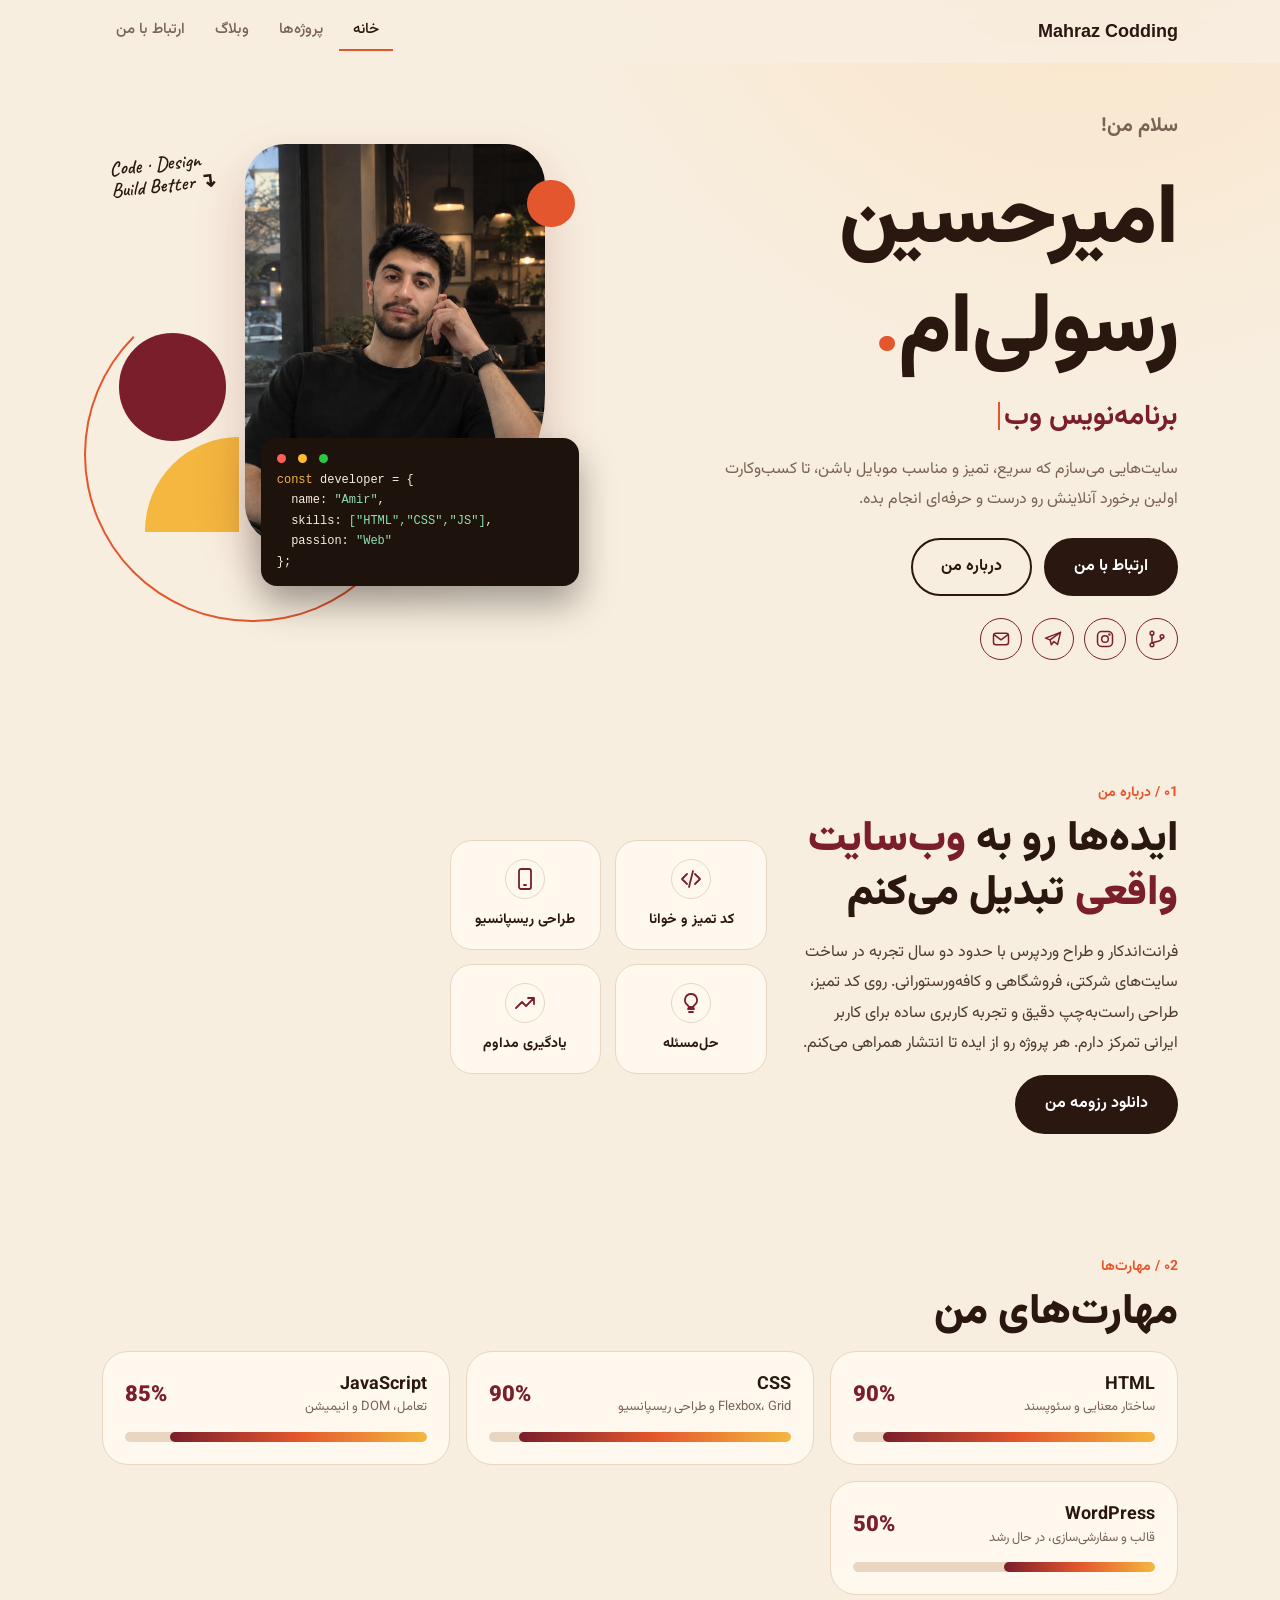
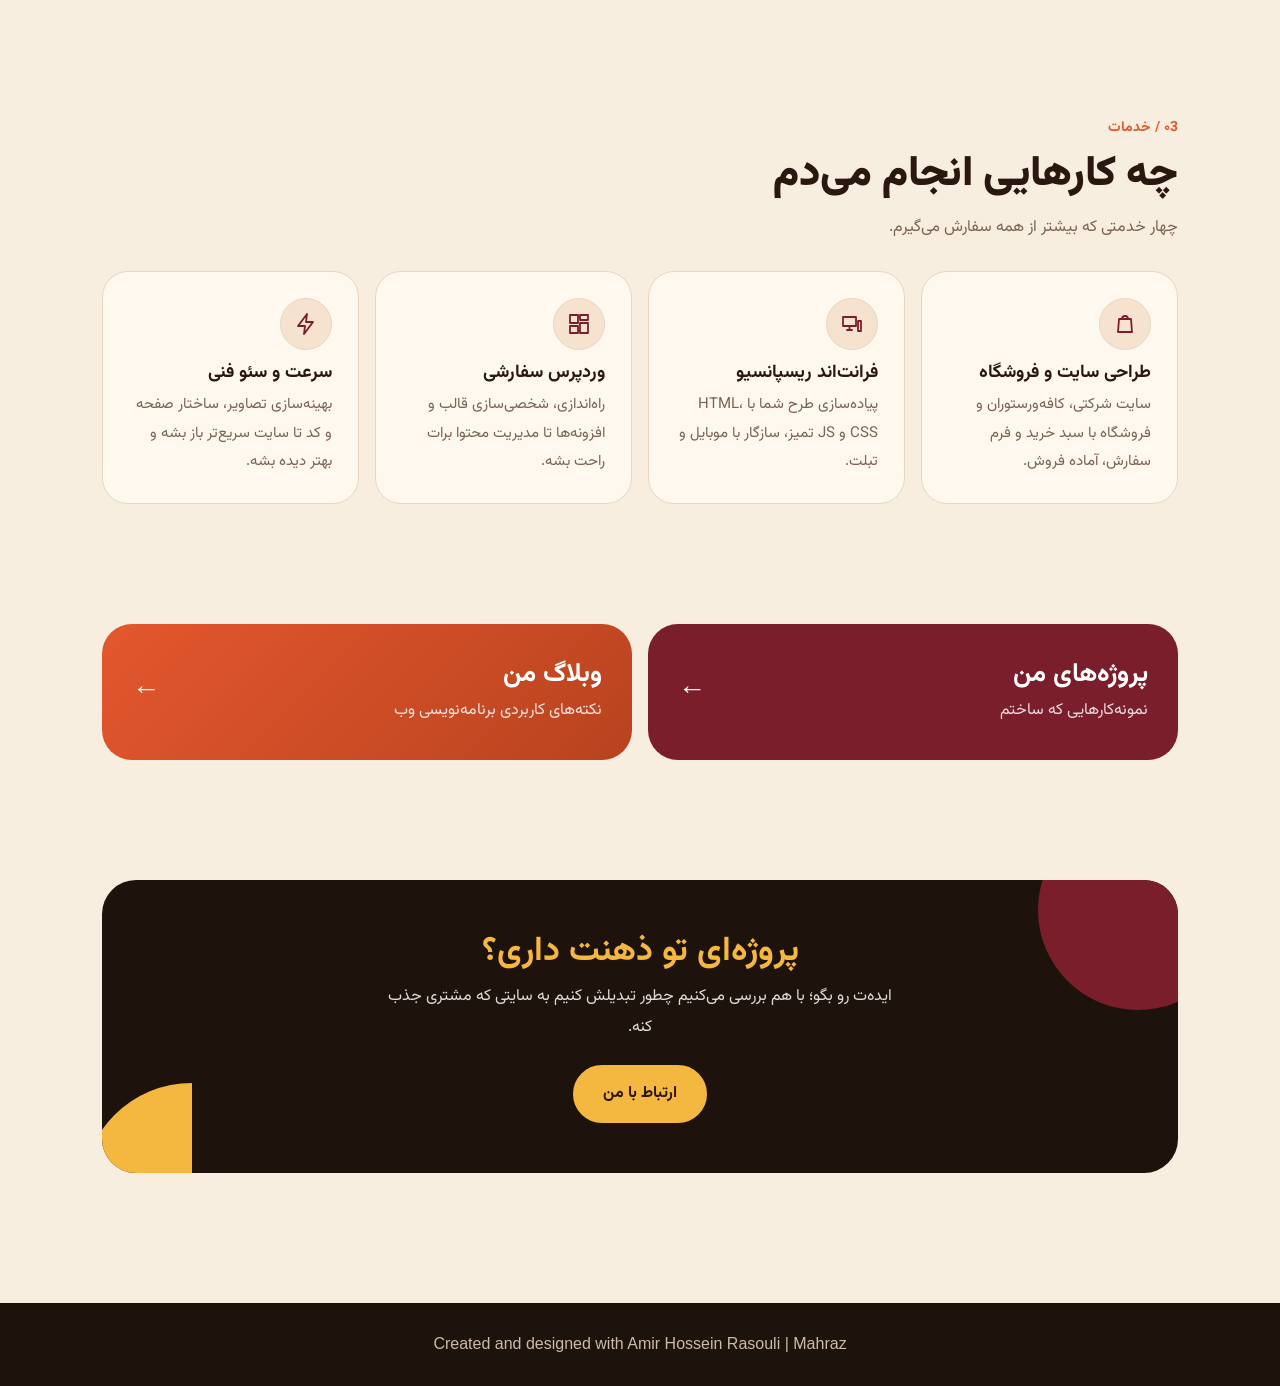
<file: index.html>
<!doctype html>
<html lang="fa" dir="rtl">
  <head>
    <meta charset="utf-8" />
    <meta
      name="viewport"
      content="width=device-width, initial-scale=1, viewport-fit=cover"/>
    <title>Mahraz | امیرحسین رسولی، برنامه‌نویس وب و طراح سایت</title>
    <meta
      name="description"
      content="امیرحسین رسولی، برنامه‌نویس فرانت‌اند و طراح سایت. طراحی سایت شرکتی و فروشگاهی، پیاده‌سازی ریسپانسیو و سفارشی‌سازی وردپرس."/>
    <meta name="robots" content="index,follow" />
    <link rel="canonical" href="http://mahrazcodding.ir/" />
    <meta name="theme-color" content="#F8EEDF" />
    <meta property="og:type" content="website" />
    <meta property="og:site_name" content="Mahraz Coding" />
    <meta
      property="og:title"
      content="Mahraz Coding | امیرحسین رسولی، برنامه‌نویس وب و طراح سایت"
    />
    <meta
      property="og:description"
      content="امیرحسین رسولی، برنامه‌نویس فرانت‌اند و طراح سایت. طراحی سایت شرکتی و فروشگاهی، پیاده‌سازی ریسپانسیو و سفارشی‌سازی وردپرس."
    />
    <meta property="og:url" content="https://mahrazcodding.ir/" />
    <meta property="og:locale" content="fa_IR" />
    <meta
      property="og:image"
      content="https://mahrazcodding.ir"
    />
    <meta name="twitter:card" content="summary_large_image" />
    <link rel="icon" href="assets/img/amirsimage_11zon.webp" type="image/svg+xml" />
    <link rel="preconnect" href="https://fonts.googleapis.com" />
    <link rel="preconnect" href="https://fonts.gstatic.com" crossorigin />
    <link
      href="https://fonts.googleapis.com/css2?family=Vazirmatn:wght@400;500;700;900&family=Playfair+Display:wght@700;900&family=Caveat:wght@600&display=swap"
      rel="stylesheet"
    />
    <link rel="stylesheet" href="css/style.css" />
    <script type="application/ld+json">
      {
        "@context": "https://schema.org",
        "@graph": [
          {
            "@type": "WebSite",
            "name": "Mahraz Coding",
            "url": "https:///",
            "inLanguage": "fa"
          },
          {
            "@type": "Person",
            "name": "امیرحسین رسولی",
            "alternateName": "Amir Hossein Rasouli",
            "jobTitle": "برنامه‌نویس وب و طراح سایت",
            "url": "https://mahrazcodding.ir/",
            "brand": { "@type": "Brand", "name": "Mahraz" }
          }
        ]
      }
    </script>
    <script src="js/main.js" defer></script>
  </head>
  <body>
    <a class="skip" href="#main">پرش به محتوا</a>
    <div id="bar" aria-hidden="true"></div>
    <header>
      <div class="bar-in">
        <a class="brand" href="index.html" aria-label="Mahraz Coding، صفحه اصلی"
          >Mahraz Codding</a
        >
        <button
          class="burger"
          id="bg"
          type="button"
          aria-label="منو"
          aria-expanded="false"
          aria-controls="nv"
        >
          <span></span><span></span><span></span>
        </button>
        <nav id="nv" aria-label="منوی اصلی">
          <a href="index.html" class="on" aria-current="page">خانه</a
          ><a href="projects.html">پروژه‌ها</a><a href="blog.html">وبلاگ</a
          ><a href="contact.html">ارتباط با من</a>
        </nav>
      </div>
    </header>
    <main id="main">
      <section class="hero" aria-label="معرفی">
        <div>
          <p class="hi">سلام من!</p>
          <h1 class="h1">امیرحسین رسولی‌ام<span>.</span></h1>
          <div class="type" id="type"></div>
          <p>
            سایت‌هایی می‌سازم که سریع، تمیز و مناسب موبایل باشن، تا کسب‌وکارت
            اولین برخورد آنلاینش رو درست و حرفه‌ای انجام بده.
          </p>
          <div class="row">
            <a class="btn" href="contact.html">ارتباط با من</a
            ><a class="btn alt" href="#about">درباره من</a>
          </div>
          <div class="ico">
            <a
              href="https://github.com/amirrasouli-dev"
              target="_blank"
              rel="noopener"
              aria-label="گیت‌هاب"
              ><svg class="i" viewBox="0 0 24 24">
                <circle cx="6" cy="5" r="2.2" />
                <circle cx="6" cy="19" r="2.2" />
                <circle cx="18" cy="9" r="2.2" />
                <path d="M6 7.2v9.6M18 11.2c0 4-6 3-12 5.6" /></svg
            ></a>
            <a
              href="https://instagram.com/mahraz.codding"
              target="_blank"
              rel="noopener"
              aria-label="اینستاگرام"
              ><svg class="i" viewBox="0 0 24 24">
                <rect x="3" y="3" width="18" height="18" rx="5" />
                <circle cx="12" cy="12" r="4" />
                <circle cx="17.3" cy="6.7" r=".6" /></svg
            ></a>
            <a
              href="https://t.me/iamamirhosseinrasouli"
              target="_blank"
              rel="noopener"
              aria-label="تلگرام"
              ><svg class="i" viewBox="0 0 24 24">
                <path d="M21 4 3 11l5.5 2L10 19l3-4 4.5 3.5z" />
                <path d="m8.5 13 12.5-9" /></svg
            ></a>
            <a href="mailto:rasouliamirhossein.frontend@gmail.com" aria-label="ایمیل"
              ><svg class="i" viewBox="0 0 24 24">
                <rect x="3" y="5" width="18" height="14" rx="3" />
                <path d="m4 7 8 6 8-6" /></svg
            ></a>
          </div>
        </div>
        <div class="vis">
          <span class="o o3"></span><span class="o o2"></span><span class="o o1"></span><span class="o o4"></span>
          <img class="frame" src="/assets/img/amirsimage_11zon.webp" alt="" width="300px">
          <span class="note">Code · Design<br />Build Better ↴</span>
          <div class="code" aria-hidden="true">
            <div>
               <i style="background: #ff5f57"></i>
               <i style="background: #febc2e"></i>
               <i style="background: #28c840"></i>
            </div>
            <span class="k">const</span> developer = {<br />&nbsp; name:
            <span class="st">"Amir"</span>,<br />&nbsp; skills:
            <span class="st">["HTML","CSS","JS"]</span>,<br />&nbsp; passion:
            <span class="st">"Web"</span><br />};
          </div>
        </div>
      </section>

      <section id="about" aria-labelledby="t-about">
        <div class="abt">
          <div>
            <div class="lab">۰1 / درباره من</div>
            <h2 class="title" id="t-about">
              ایده‌ها رو به <span>وب‌سایت واقعی</span> تبدیل می‌کنم
            </h2>
            <p>
              فرانت‌اندکار و طراح وردپرس با حدود دو سال تجربه در ساخت سایت‌های
              شرکتی، فروشگاهی و کافه‌ورستورانی. روی کد تمیز، طراحی راست‌به‌چپ
              دقیق و تجربه کاربری ساده برای کاربر ایرانی تمرکز دارم. هر پروژه رو
              از ایده تا انتشار همراهی می‌کنم.
            </p>
            <a class="btn" href="assets/docs/amir-hossein-rsouli-resume.pdf" download>دانلود رزومه من</a></div>
          <ul class="feat">
            <li>
              <i>
                <svg class="i" viewBox="0 0 24 24" aria-hidden="true">
                  <path d="M8 7l-5 5 5 5M16 7l5 5-5 5M14 4l-4 16" /></svg>
                </i>کد تمیز و خوانا
            </li>
            <li>
              <i><svg class="i" viewBox="0 0 24 24" aria-hidden="true">
                  <path d="M8 2h8a2 2 0 0 1 2 2v16a2 2 0 0 1-2 2H8a2 2 0 0 1-2-2V4a2 2 0 0 1 2-2zM11 18h2"/></svg></i>طراحی ریسپانسیو
            </li>
            <li>
              <i>
                <svg class="i" viewBox="0 0 24 24" aria-hidden="true">
                  <path
                    d="M9 18h6M10 21h4M12 3a6 6 0 0 0-3.5 10.9c.6.5 1 1.2 1 2.1h5c0-.9.4-1.6 1-2.1A6 6 0 0 0 12 3z"/></svg></i>حل‌مسئله
            </li>
            <li>
              <i>
                <svg class="i" viewBox="0 0 24 24" aria-hidden="true">
                <path d="M3 17l6-6 4 4 8-8M15 7h6v6" /></svg></i>یادگیری مداوم
            </li>
          </ul>
        </div>
      </section>

      <section aria-labelledby="t-skill">
        <div class="lab">۰2 / مهارت‌ها</div>
        <h2 class="title" id="t-skill">مهارت‌های من</h2>
        <div class="sks">
          <div class="sk cd" style="--v: 90; --c: #7a1e2b">
            <div class="top">
              <div>
                <h3>HTML</h3>
                <small>ساختار معنایی و سئوپسند</small>
              </div>
              <span class="pc">90%</span>
            </div>
            <div class="tr"><i></i></div>
          </div>
          <div class="sk cd" style="--v: 90; --c: #e4572e">
            <div class="top">
              <div>
                <h3>CSS</h3>
                <small>Flexbox، Grid و طراحی ریسپانسیو</small>
              </div>
              <span class="pc">90%</span>
            </div>
            <div class="tr"><i></i></div>
          </div>
          <div class="sk cd" style="--v: 85; --c: #b8791a">
            <div class="top">
              <div>
                <h3>JavaScript</h3>
                <small>تعامل، DOM و انیمیشن</small>
              </div>
              <span class="pc">85%</span>
            </div>
            <div class="tr"><i></i></div>
          </div>
          <div class="sk cd" style="--v: 50; --c: #2a1710">
            <div class="top">
              <div>
                <h3>WordPress</h3>
                <small>قالب و سفارشی‌سازی، در حال رشد</small>
              </div>
              <span class="pc">50%</span>
            </div>
            <div class="tr"><i></i></div>
          </div>
        </div>
      </section>

      <section aria-labelledby="t-srv">
        <div class="lab">۰3 / خدمات</div>
        <h2 class="title" id="t-srv">چه کارهایی انجام می‌دم</h2>
        <p class="sub">چهار خدمتی که بیشتر از همه سفارش می‌گیرم.</p>
        <div class="cards">
          <div class="card cd">
            <div class="ic">
              <svg class="i" viewBox="0 0 24 24" aria-hidden="true">
                <path d="M6 7h12l1 13H5L6 7zM9 7a3 3 0 0 1 6 0" />
              </svg>
            </div>
            <h3>طراحی سایت و فروشگاه</h3>
            <p>
              سایت شرکتی، کافه‌ورستوران و فروشگاه با سبد خرید و فرم سفارش، آماده
              فروش.
            </p>
          </div>
          <div class="card cd">
            <div class="ic">
              <svg class="i" viewBox="0 0 24 24" aria-hidden="true">
                <path d="M3 5h13v9H3zM7 18h5M9.5 14v4M18 9h3v10h-3z" />
              </svg>
            </div>
            <h3>فرانت‌اند ریسپانسیو</h3>
            <p>
              پیاده‌سازی طرح شما با HTML، CSS و JS تمیز، سازگار با موبایل و
              تبلت.
            </p>
          </div>
          <div class="card cd">
            <div class="ic">
              <svg class="i" viewBox="0 0 24 24" aria-hidden="true">
                <path d="M3 3h8v8H3zM13 3h8v5h-8zM13 11h8v10h-8zM3 14h8v7H3z" />
              </svg>
            </div>
            <h3>وردپرس سفارشی</h3>
            <p>
              راه‌اندازی، شخصی‌سازی قالب و افزونه‌ها تا مدیریت محتوا برات راحت
              بشه.
            </p>
          </div>
          <div class="card cd">
            <div class="ic">
              <svg class="i" viewBox="0 0 24 24" aria-hidden="true">
                <path d="M13 2 4 14h7l-1 8 9-12h-7l1-8z" />
              </svg>
            </div>
            <h3>سرعت و سئو فنی</h3>
            <p>
              بهینه‌سازی تصاویر، ساختار صفحه و کد تا سایت سریع‌تر باز بشه و بهتر
              دیده بشه.
            </p>
          </div>
        </div>
      </section>

      <section aria-label="دسترسی سریع">
        <div class="links">
          <a class="lk a" href="projects.html"
            ><div>
              <h3>پروژه‌های من</h3>
              <p>نمونه‌کارهایی که ساختم</p>
            </div>
            <b>←</b></a
          >
          <a class="lk b" href="blog.html"
            ><div>
              <h3>وبلاگ من</h3>
              <p>نکته‌های کاربردی برنامه‌نویسی وب</p>
            </div>
            <b>←</b></a
          >
        </div>
      </section>

      <section aria-label="دعوت به همکاری">
        <div class="cta">
          <h2>پروژه‌ای تو ذهنت داری؟</h2>
          <p>
            ایده‌ت رو بگو؛ با هم بررسی می‌کنیم چطور تبدیلش کنیم به سایتی که
            مشتری جذب کنه.
          </p>
          <a class="btn" href="contact.html">ارتباط با من</a>
        </div>
      </section>
    </main>
    <footer>
      <p class="p-footer">Created and designed with Amir Hossein Rasouli | Mahraz</p>      
    </footer>
  </body>
</html>
</file>
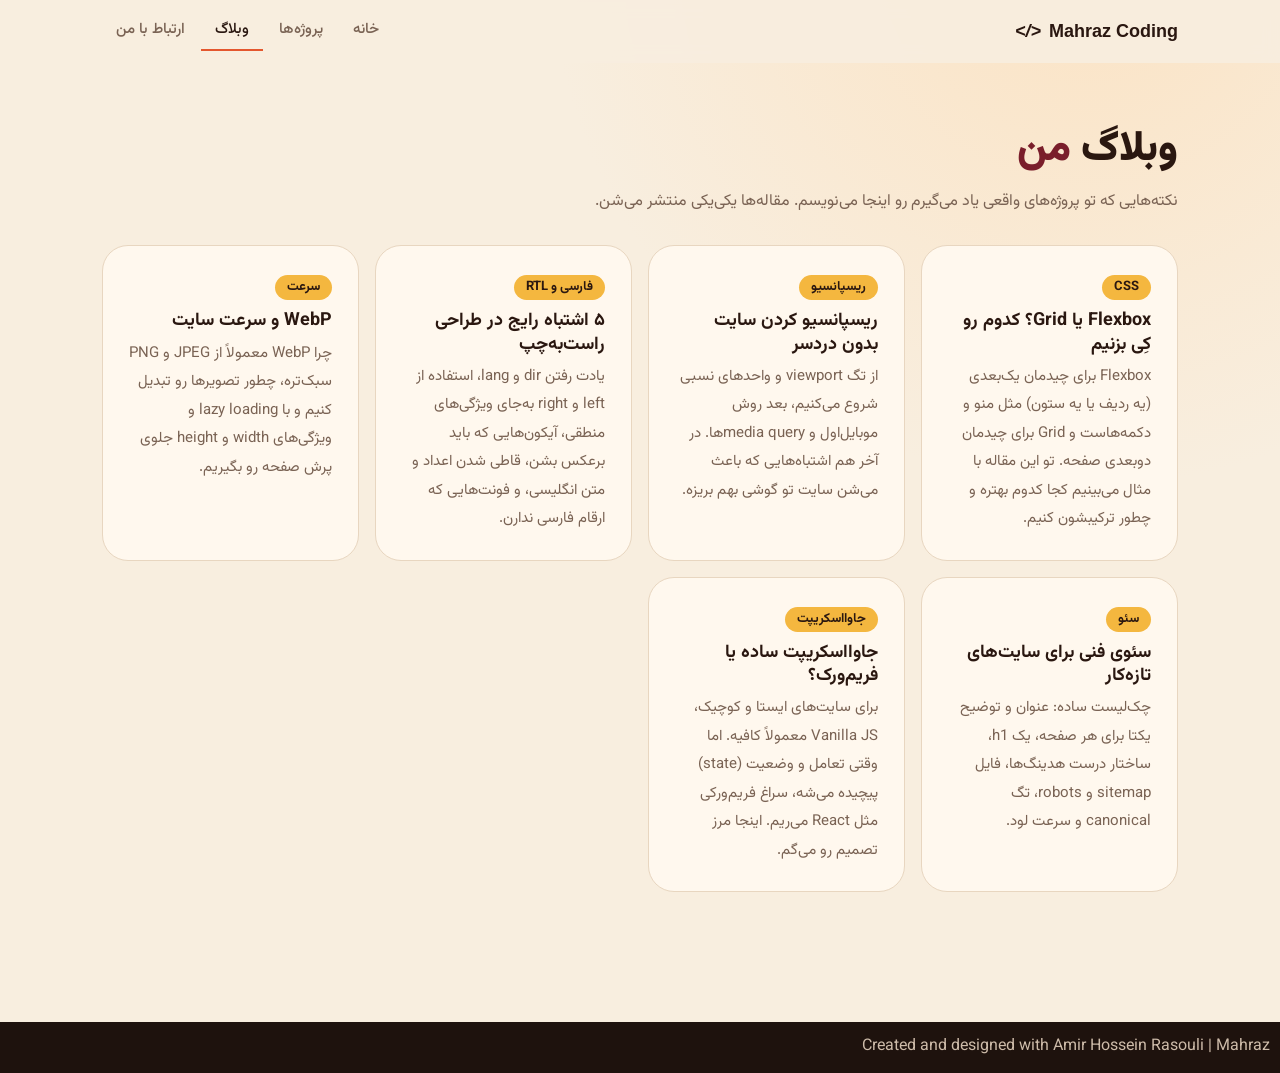
<file: blog.html>
<!doctype html>
<html lang="fa" dir="rtl">
  <head>
    <meta charset="utf-8" />
    <meta
      name="viewport"
      content="width=device-width, initial-scale=1, viewport-fit=cover"
    />
    <title>وبلاگ برنامه‌نویسی وب | Mahraz </title>
    <meta
      name="description"
      content="آموزش و نکته‌های کاربردی فرانت‌اند، ریسپانسیو، سئوی فنی و سرعت سایت."
    />
    <meta name="robots" content="noindex,follow" />
    <link rel="canonical" href="https://mahrazcodding.ir/blog.html" />
    <meta name="theme-color" content="#F8EEDF" />
    <meta property="og:type" content="website" />
    <meta property="og:site_name" content="Mahraz Coding" />
    <meta property="og:title" content="وبلاگ برنامه‌نویسی وب | Mahraz Coding" />
    <meta
      property="og:description"
      content="آموزش و نکته‌های کاربردی فرانت‌اند، ریسپانسیو، سئوی فنی و سرعت سایت."
    />
    <meta property="og:url" content="https://mahrazcodding.ir/blog.html" />
    <meta property="og:locale" content="fa_IR" />
    <meta
      property="og:image"
      content="https://mahrazcodding.ir"
    />
    <meta name="twitter:card" content="summary_large_image" />
    <link rel="icon" href="assets/favicon.svg" type="image/svg+xml" />
    <link rel="preconnect" href="https://fonts.googleapis.com" />
    <link rel="preconnect" href="https://fonts.gstatic.com" crossorigin />
    <link
      href="https://fonts.googleapis.com/css2?family=Vazirmatn:wght@400;500;700;900&family=Playfair+Display:wght@700;900&family=Caveat:wght@600&display=swap"
      rel="stylesheet"
    />
    <link rel="stylesheet" href="css/style.css" />
    <script src="js/main.js" defer></script>
  </head>
  <body>
    <a class="skip" href="#main">پرش به محتوا</a>
    <div id="bar" aria-hidden="true"></div>
    <header>
      <div class="bar-in">
        <a class="brand" href="index.html" aria-label="Mahraz Coding، صفحه اصلی"
          ><em>&lt;/&gt;</em>Mahraz Coding</a
        >
        <button
          class="burger"
          id="bg"
          type="button"
          aria-label="منو"
          aria-expanded="false"
          aria-controls="nv"
        >
          <span></span><span></span><span></span>
        </button>
        <nav id="nv" aria-label="منوی اصلی">
          <a href="index.html">خانه</a><a href="projects.html">پروژه‌ها</a
          ><a href="blog.html" class="on" aria-current="page">وبلاگ</a
          ><a href="contact.html">ارتباط با من</a>
        </nav>
      </div>
    </header>
    <main id="main">
      <div>
<section>
  <h1 class="title">وبلاگ <span>من</span></h1>
  <p class="sub">نکته‌هایی که تو پروژه‌های واقعی یاد می‌گیرم رو اینجا می‌نویسم. مقاله‌ها یکی‌یکی منتشر می‌شن.</p>
  <div class="cards">

    <article class="card cd">
      <span class="tag">CSS</span>
      <h2>Flexbox یا Grid؟ کدوم رو کِی بزنیم</h2>
      <p>Flexbox برای چیدمان یک‌بعدی (یه ردیف یا یه ستون) مثل منو و دکمه‌هاست و Grid برای چیدمان دوبعدی صفحه. تو این مقاله با مثال می‌بینیم کجا کدوم بهتره و چطور ترکیبشون کنیم.</p>
    </article>

    <article class="card cd">
      <span class="tag">ریسپانسیو</span>
      <h2>ریسپانسیو کردن سایت بدون دردسر</h2>
      <p>از تگ viewport و واحدهای نسبی شروع می‌کنیم، بعد روش موبایل‌اول و media queryها. در آخر هم اشتباه‌هایی که باعث می‌شن سایت تو گوشی بهم بریزه.</p>
    </article>

    <article class="card cd">
      <span class="tag">فارسی و RTL</span>
      <h2>۵ اشتباه رایج در طراحی راست‌به‌چپ</h2>
      <p>یادت رفتن dir و lang، استفاده از left و right به‌جای ویژگی‌های منطقی، آیکون‌هایی که باید برعکس بشن، قاطی شدن اعداد و متن انگلیسی، و فونت‌هایی که ارقام فارسی ندارن.</p>
    </article>

    <article class="card cd">
      <span class="tag">سرعت</span>
      <h2>WebP و سرعت سایت</h2>
      <p>چرا WebP معمولاً از JPEG و PNG سبک‌تره، چطور تصویرها رو تبدیل کنیم و با lazy loading و ویژگی‌های width و height جلوی پرش صفحه رو بگیریم.</p>
    </article>

    <article class="card cd">
      <span class="tag">سئو</span>
      <h2>سئوی فنی برای سایت‌های تازه‌کار</h2>
      <p>چک‌لیست ساده: عنوان و توضیح یکتا برای هر صفحه، یک h1، ساختار درست هدینگ‌ها، فایل sitemap و robots، تگ canonical و سرعت لود.</p>
    </article>

    <article class="card cd">
      <span class="tag">جاوااسکریپت</span>
      <h2>جاوااسکریپت ساده یا فریم‌ورک؟</h2>
      <p>برای سایت‌های ایستا و کوچیک، Vanilla JS معمولاً کافیه. اما وقتی تعامل و وضعیت (state) پیچیده می‌شه، سراغ فریم‌ورکی مثل React می‌ریم. اینجا مرز تصمیم رو می‌گم.</p>
    </article>

  </div>
</section>
      </div>
    </main>
    <footer>
      <div class="cr">
        Created and designed with Amir Hossein Rasouli | Mahraz
      </div>
    </footer>
  </body>
</html>
</file>
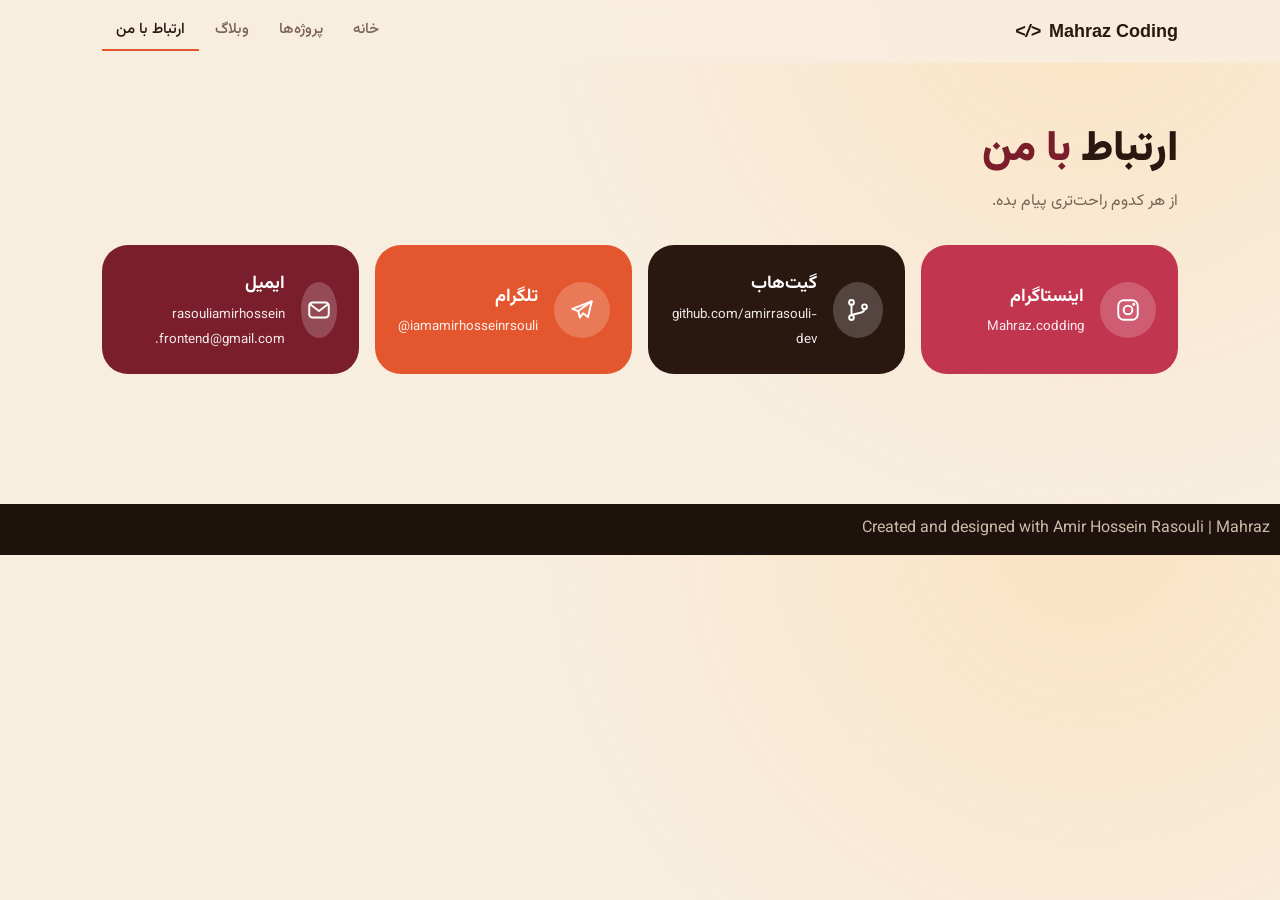
<file: contact.html>
<!doctype html>
<html lang="fa" dir="rtl">
  <head>
    <meta charset="utf-8" />
    <meta
      name="viewport"
      content="width=device-width, initial-scale=1, viewport-fit=cover"/>
    <title>ارتباط با من | Mahraz</title>
    <meta
      name="description"
      content="راه‌های ارتباط با امیرحسین رسولی: اینستاگرام، گیت‌هاب، تلگرام و ایمیل."/>
    <meta name="robots" content="index,follow" />
    <link rel="canonical" href="https://mahrazcodding.ir/contact.html" />
    <meta name="theme-color" content="#F8EEDF" />
    <meta property="og:type" content="website" />
    <meta property="og:site_name" content="Mahraz Coding" />
    <meta property="og:title" content="ارتباط با من | Mahraz Coding" />
    <meta
      property="og:description"
      content="راه‌های ارتباط با امیرحسین رسولی: اینستاگرام، گیت‌هاب، تلگرام و ایمیل."/>
    <meta property="og:url" content="https://mahrazcodding/contact.html" />
    <meta property="og:locale" content="fa_IR" />
    <meta
      property="og:image"
      content="https://mahrazcodding.ir"/>
    <meta name="twitter:card" content="summary_large_image" />
    <link rel="icon" href="assets/img/amirsimage_11zon.webp" type="image/svg+xml" />
    <link rel="preconnect" href="https://fonts.googleapis.com" />
    <link rel="preconnect" href="https://fonts.gstatic.com" crossorigin />
    <link
      href="https://fonts.googleapis.com/css2?family=Vazirmatn:wght@400;500;700;900&family=Playfair+Display:wght@700;900&family=Caveat:wght@600&display=swap"
      rel="stylesheet"
    />
    <link rel="stylesheet" href="css/style.css" />
    <script src="js/main.js" defer></script>
  </head>
  <body>
    <a class="skip" href="#main">پرش به محتوا</a>
    <div id="bar" aria-hidden="true"></div>
    <header>
      <div class="bar-in">
        <a class="brand" href="index.html" aria-label="Mahraz Coding، صفحه اصلی">
          <em>&lt;/&gt;</em>Mahraz Coding</a>
        <button
          class="burger"
          id="bg"
          type="button"
          aria-label="منو"
          aria-expanded="false"
          aria-controls="nv">
          <span></span><span></span><span></span>
        </button>
        <nav id="nv" aria-label="منوی اصلی">
          <a href="index.html">خانه</a><a href="projects.html">پروژه‌ها</a
          ><a href="blog.html">وبلاگ</a
          ><a href="contact.html" class="on" aria-current="page"
            >ارتباط با من</a
          >
        </nav>
      </div>
    </header>
    <main id="main">
      <div>
        <section>
          <h1 class="title">ارتباط <span>با من</span></h1>
          <p class="sub">از هر کدوم راحت‌تری پیام بده.</p>
          <div class="soc">
            <a
              class="s"
              style="--c: #c2354f"
              href="https://instagram.com/mahraz.codding"
              target="_blank"
              rel="noopener"
              ><i
                ><svg class="i" viewBox="0 0 24 24">
                  <rect x="3" y="3" width="18" height="18" rx="5" />
                  <circle cx="12" cy="12" r="4" />
                  <circle cx="17.3" cy="6.7" r=".6" /></svg
              ></i>
              <div><b>اینستاگرام</b><small>Mahraz.codding</small></div></a>
            <a
              class="s"
              style="--c: #2a1710"
              href="https://github.com/amirrasouli-dev"
              target="_blank"
              rel="noopener"
              ><i
                ><svg class="i" viewBox="0 0 24 24">
                  <circle cx="6" cy="5" r="2.2" />
                  <circle cx="6" cy="19" r="2.2" />
                  <circle cx="18" cy="9" r="2.2" />
                  <path d="M6 7.2v9.6M18 11.2c0 4-6 3-12 5.6" /></svg
              ></i>
              <div><b>گیت‌هاب</b><small>github.com/amirrasouli-dev</small></div></a
            >
            <a
              class="s"
              style="--c: #e4572e"
              href="https://t.me/iamamirhosseinrasouli"
              target="_blank"
              rel="noopener"
              ><i
                ><svg class="i" viewBox="0 0 24 24">
                  <path d="M21 4 3 11l5.5 2L10 19l3-4 4.5 3.5z" />
                  <path d="m8.5 13 12.5-9" /></svg
              ></i>
              <div><b>تلگرام</b><small>@iamamirhosseinrsouli</small></div></a
            >
            <a class="s" style="--c: #7a1e2b" href="mailto:rasouliamirhossein.frontend@gmail.com"
              ><i
                ><svg class="i" viewBox="0 0 24 24">
                  <rect x="3" y="5" width="18" height="14" rx="3" />
                  <path d="m4 7 8 6 8-6" /></svg
              ></i>
              <div><b>ایمیل</b><small>rasouliamirhossein
                .frontend@gmail.com</small></div></a
            >
          </div>
        </section>
      </div>
    </main>
    <footer>
      <div class="cr">
        Created and designed with Amir Hossein Rasouli | Mahraz
      </div>
    </footer>
  </body>
</html>
</file>
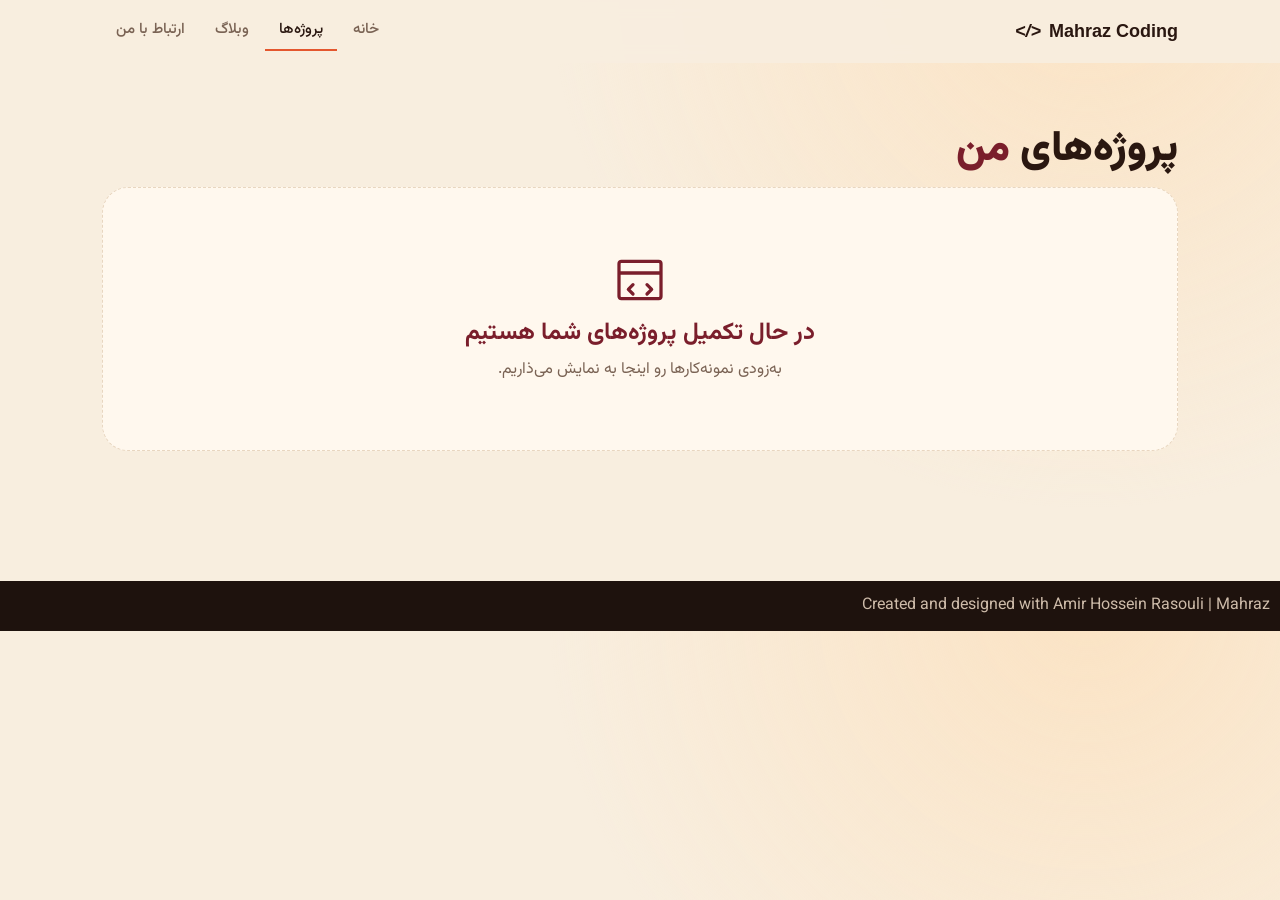
<file: projects.html>
<!doctype html>
<html lang="fa" dir="rtl">
  <head>
    <meta charset="utf-8" />
    <meta
      name="viewport"
      content="width=device-width, initial-scale=1, viewport-fit=cover"
    />
    <title>پروژه‌های من | Mahraz</title>
    <meta
      name="description"
      content="نمونه‌کارهای امیرحسین رسولی در طراحی سایت، فرانت‌اند و وردپرس. به‌زودی."
    />
    <meta name="robots" content="noindex,follow" />
    <link rel="canonical" href="https://mahrazcodding.ir/projects.html" />
    <meta name="theme-color" content="#F8EEDF" />
    <meta property="og:type" content="website" />
    <meta property="og:site_name" content="Mahraz Coding" />
    <meta property="og:title" content="پروژه‌های من | Mahraz Coding" />
    <meta
      property="og:description"
      content="نمونه‌کارهای امیرحسین رسولی در طراحی سایت، فرانت‌اند و وردپرس. به‌زودی."
    />
    <meta property="og:url" content="https://mahrazcodding.ir/projects.html" />
    <meta property="og:locale" content="fa_IR" />
    <meta
      property="og:image"
      content="https://mahrazcodding.ir"
    />
    <meta name="twitter:card" content="summary_large_image" />
    <link rel="icon" href="assets/favicon.svg" type="image/svg+xml" />
    <link rel="preconnect" href="https://fonts.googleapis.com" />
    <link rel="preconnect" href="https://fonts.gstatic.com" crossorigin />
    <link
      href="https://fonts.googleapis.com/css2?family=Vazirmatn:wght@400;500;700;900&family=Playfair+Display:wght@700;900&family=Caveat:wght@600&display=swap"
      rel="stylesheet"
    />
    <link rel="stylesheet" href="css/style.css" />
    <script src="js/main.js" defer></script>
  </head>
  <body>
    <a class="skip" href="#main">پرش به محتوا</a>
    <div id="bar" aria-hidden="true"></div>
    <header>
      <div class="bar-in">
        <a class="brand" href="index.html" aria-label="Mahraz Coding، صفحه اصلی"
          ><em>&lt;/&gt;</em>Mahraz Coding</a
        >
        <button
          class="burger"
          id="bg"
          type="button"
          aria-label="منو"
          aria-expanded="false"
          aria-controls="nv"
        >
          <span></span><span></span><span></span>
        </button>
        <nav id="nv" aria-label="منوی اصلی">
          <a href="index.html">خانه</a
          ><a href="projects.html" class="on" aria-current="page">پروژه‌ها</a
          ><a href="blog.html">وبلاگ</a><a href="contact.html">ارتباط با من</a>
        </nav>
      </div>
    </header>
    <main id="main">
      <div>
        <section>
          <h1 class="title">پروژه‌های <span>من</span></h1>
          <div class="empty cd">
            <div class="e">
              <svg class="i" viewBox="0 0 24 24" aria-hidden="true">
                <path
                  d="M4 4h16a1 1 0 0 1 1 1v14a1 1 0 0 1-1 1H4a1 1 0 0 1-1-1V5a1 1 0 0 1 1-1zM3 9h18M9 14l-2 2 2 2M15 14l2 2-2 2"
                />
              </svg>
            </div>
            <h2>در حال تکمیل پروژه‌های شما هستیم</h2>
            <p>به‌زودی نمونه‌کارها رو اینجا به نمایش می‌ذاریم.</p>
          </div>
        </section>
      </div>
    </main>
    <footer>
      <div class="cr">
        Created and designed with Amir Hossein Rasouli | Mahraz
      </div>
    </footer>
  </body>
</html>
</file>
<file: css/style.css>
:root {
  color-scheme: light;
  --bg: #f8eedf;
  --card: #fff8ee;
  --ink: #2a1710;
  --muted: #7a6354;
  --line: #e8d6c0;
  --mr: #7a1e2b;
  --or: #e4572e;
  --yl: #f4b73f;
  --dk: #1e120d;
  box-sizing: border-box;
  padding-top: env(safe-area-inset-top, 0px);
  padding-bottom: env(safe-area-inset-bottom, 0px);
}
*,
*::before,
*::after {
  box-sizing: inherit;
}
html {
  scroll-behavior: smooth;
  scroll-padding-top: 90px;
}
body {
  margin: 0;
  background:
    radial-gradient(900px circle at 85% -5%, #fbe3c4, transparent 60%),
    var(--bg);
  color: var(--ink);
  font-family: Vazirmatn, Tahoma, sans-serif;
  line-height: 1.9;
  overflow-x: hidden;
}
a {
  color: inherit;
  text-decoration: none;
}
:focus-visible {
  outline: 3px solid var(--or);
  outline-offset: 3px;
  border-radius: 8px;
}
#bar {
  position: fixed;
  top: 0;
  right: 0;
  left: 0;
  height: 4px;
  z-index: 30;
  background: linear-gradient(90deg, var(--mr), var(--or), var(--yl));
  transform: scaleX(0);
  transform-origin: right;
}
header {
  position: sticky;
  top: 0;
  z-index: 20;
  background: rgba(248, 238, 223, 0.9);
  backdrop-filter: blur(8px);
  padding-top: env(safe-area-inset-top, 0px);
}
.bar-in {
  max-width: 1120px;
  margin: auto;
  padding: 12px 22px;
  display: flex;
  flex-wrap: wrap;
  align-items: center;
  justify-content: space-between;
  gap: 4px 20px;
}
.brand {
  font-family: sans-serif;
  font-size: large;
  font-weight: 700;
  direction: ltr;
  display: flex;
  gap: 8px;
  align-items: center;
}
nav {
  display: flex;
  gap: 2px;
  flex-wrap: wrap;
}
nav a {
  padding: 4px 14px;
  font-weight: 500;
  font-size: 15px;
  border-bottom: 2px solid transparent;
  color: var(--muted);
}
nav a:hover {
  color: var(--ink);
}
nav a.on {
  color: var(--ink);
  border-color: var(--or);
}
.burger {
  display: none;
  width: 44px;
  height: 44px;
  border: 1.5px solid var(--mr);
  border-radius: 50%;
  background: transparent;
  cursor: pointer;
  flex-direction: column;
  align-items: center;
  justify-content: center;
  gap: 5px;
  padding: 0;
}
.burger span {
  display: block;
  width: 18px;
  height: 2px;
  background: var(--mr);
  border-radius: 2px;
  transition:
    transform 0.25s,
    opacity 0.2s;
}
.burger[aria-expanded="true"] span:nth-child(1) {
  transform: translateY(7px) rotate(45deg);
}
.burger[aria-expanded="true"] span:nth-child(2) {
  opacity: 0;
}
.burger[aria-expanded="true"] span:nth-child(3) {
  transform: translateY(-7px) rotate(-45deg);
}
@media (max-width: 640px) {
  .burger {
    display: flex;
  }
  header nav {
    display: none;
    position: absolute;
    top: 100%;
    right: 0;
    left: 0;
    flex-direction: column;
    gap: 0;
    background: var(--bg);
    padding: 6px 22px 14px;
    border-bottom: 1px solid var(--line);
    box-shadow: 0 18px 30px rgba(42, 23, 16, 0.12);
  }
  header nav.open {
    display: flex;
  }
  header nav a {
    padding: 12px 4px;
  }
}
main {
  max-width: 1120px;
  margin: auto;
  padding: 0 22px;
}
section {
  padding: 60px 0;
}
h1,
h2,
h3 {
  line-height: 1.3;
  margin: 0;
}

.btn {
  display: inline-block;
  background: var(--ink);
  color: #fff;
  padding: 12px 28px;
  border-radius: 999px;
  font: inherit;
  font-weight: 700;
  border: 2px solid var(--ink);
  cursor: pointer;
  transition:
    transform 0.2s,
    background 0.2s;
}
.btn:hover {
  background: var(--mr);
  border-color: var(--mr);
  transform: translateY(-2px);
}
.btn.alt {
  background: transparent;
  color: var(--ink);
}
.btn.alt:hover {
  background: var(--ink);
  color: #fff;
  border-color: var(--ink);
}
.hero {
  display: grid;
  gap: 30px;
  align-items: center;
  padding-top: 36px;
}
.hand {
  font:
    600 30px/1 Caveat,
    cursive;
  color: var(--ink);
  direction: ltr;
  display: block;
  margin-bottom: -4px;
}
.hi {
  font-size: 20px;
  font-weight: 700;
  color: var(--or);
  margin: 0;
}
.hero h1 {
  font-size: clamp(44px, 11vw, 84px);
  font-weight: 900;
  letter-spacing: -1px;
}
.hero h1 span {
  color: var(--or);
}
.type {
  font-size: clamp(20px, 4.5vw, 28px);
  font-weight: 700;
  color: var(--mr);
  min-height: 2em;
  margin-top: 6px;
}
.type::after {
  content: "";
  display: inline-block;
  width: 2px;
  height: 1em;
  background: var(--or);
  margin-inline-start: 4px;
  vertical-align: middle;
  animation: bl 1s steps(1) infinite;
}
@keyframes bl {
  50% {
    opacity: 0;
  }
}
.hero p {
  max-width: 470px;
  color: var(--muted);
  margin: 8px 0 22px;
}
.row {
  display: flex;
  gap: 12px;
  flex-wrap: wrap;
  align-items: center;
}
.ico {
  display: flex;
  gap: 10px;
  margin-top: 22px;
}
.ico a {
  width: 42px;
  height: 42px;
  display: grid;
  place-items: center;
  border-radius: 50%;
  border: 1.5px solid var(--mr);
  color: var(--mr);
  transition: 0.2s;
}
.ico a:hover {
  background: var(--mr);
  color: #fff;
  transform: translateY(-3px);
}
svg.i {
  width: 20px;
  height: 20px;
  fill: none;
  stroke: currentColor;
  stroke-width: 1.8;
  stroke-linecap: round;
  stroke-linejoin: round;
}
.vis {
  position: relative;
  width: min(430px, 86vw);
  aspect-ratio: 1/1.05;
  justify-self: center;
  margin-bottom: 20px;
}
.frame {
  position: absolute;
  inset: 0 5% 14% 5%;
  border-radius: 40px 40px 150px 40px;
  background: #e9b27e center/cover;
  overflow: hidden;
  box-shadow: 0 24px 50px rgba(122, 30, 43, 0.22);
  z-index: 2;
}
.frame::before {
  content: "";
  position: absolute;
  inset: 0;
  background:
    radial-gradient(circle at 70% 25%, #ffd79a, transparent 55%),
    linear-gradient(160deg, #f3b987, #b4532f 70%, #5a1f1a);
}
.frame b {
  position: absolute;
  inset: 0;
  display: grid;
  place-items: center;
  font:
    900 110px "Playfair Display",
    serif;
  color: rgba(255, 255, 255, 0.35);
}
.o {
  position: absolute;
  border-radius: 50%;
  animation: fl 6s ease-in-out infinite;
}
.o1 {
  width: 25%;
  aspect-ratio: 1;
  background: var(--mr);
  left: -4%;
  top: 42%;
  z-index: 3;
}
.o2 {
  width: 22%;
  aspect-ratio: 1;
  background: var(--yl);
  border-radius: 100% 0 0 0;
  left: 2%;
  bottom: 14%;
  z-index: 1;
  animation-delay: -2s;
}
.o3 {
  width: 78%;
  aspect-ratio: 1;
  border: 2px solid var(--or);
  border-color: transparent transparent var(--or) var(--or);
  left: -12%;
  bottom: -6%;
  z-index: 1;
  animation: none;
}
.o4 {
  width: 11%;
  aspect-ratio: 1;
  background: var(--or);
  right: -2%;
  top: 8%;
  z-index: 3;
  animation-delay: -4s;
}
@keyframes fl {
  50% {
    transform: translateY(-10px);
  }
}
.code {
  position: absolute;
  right: -3%;
  bottom: 2%;
  width: 74%;
  background: #1e120d;
  color: #f8eedf;
  border-radius: 16px;
  padding: 12px 16px 14px;
  direction: ltr;
  font: 12px/1.7 monospace;
  box-shadow: 0 18px 36px rgba(0, 0, 0, 0.35);
  z-index: 4;
}
.code i {
  display: inline-block;
  width: 9px;
  height: 9px;
  border-radius: 50%;
  margin-right: 5px;
}
.code .k {
  color: #f4b73f;
}
.code .st {
  color: #8fe0b0;
}
.note {
  position: absolute;
  left: -6%;
  top: 2%;
  z-index: 4;
  font:
    600 20px/1.1 Caveat,
    cursive;
  direction: ltr;
  transform: rotate(-6deg);
}
.lab {
  font-size: 14px;
  color: var(--or);
  font-weight: 700;
  margin-bottom: 6px;
}
.title {
  font-size: clamp(28px, 5.5vw, 42px);
  font-weight: 900;
  margin-bottom: 10px;
}
.title span {
  color: var(--mr);
}
.sub {
  color: var(--muted);
  margin: 0 0 28px;
}
.abt {
  display: grid;
  gap: 30px;
  align-items: center;
}
.abt p {
  color: #4e3a2e;
  max-width: 520px;
}
.feat {
  display: grid;
  grid-template-columns: 1fr 1fr;
  gap: 14px;
  list-style: none;
  margin: 0;
  padding: 0;
}
.feat li {
  display: flex;
  flex-direction: column;
  align-items: center;
  text-align: center;
  gap: 10px;
  font-weight: 700;
  font-size: 14px;
  line-height: 1.6;
  padding: 18px 10px;
  background: var(--card);
  border: 1px solid var(--line);
  border-radius: 22px;
  transition:
    transform 0.25s,
    box-shadow 0.25s;
}
.feat li:hover {
  transform: translateY(-4px);
  box-shadow: 0 14px 28px rgba(122, 30, 43, 0.12);
}
.feat li i {
  width: 40px;
  height: 40px;
  border-radius: 50%;
  border: 1px solid var(--line);
  background: var(--card);
  display: grid;
  place-items: center;
  font-style: normal;
}
.cd {
  background: var(--card);
  border: 1px solid var(--line);
  border-radius: 26px;
}
.sks {
  display: grid;
  grid-template-columns: repeat(auto-fit, minmax(260px, 1fr));
  gap: 16px;
}
.sk {
  padding: 22px;
  display: grid;
  gap: 14px;
  transition:
    transform 0.25s,
    box-shadow 0.25s;
}
.sk:hover {
  transform: translateY(-4px);
  box-shadow: 0 16px 34px rgba(122, 30, 43, 0.14);
}
.sk .top {
  display: flex;
  align-items: center;
  gap: 14px;
}

.sk h3 {
  font-size: 18px;
  direction: ltr;
  text-align: right;
}
.sk small {
  display: block;
  color: var(--muted);
  font-size: 13px;
  line-height: 1.6;
}
.sk .pc {
  margin-inline-start: auto;
  font-weight: 900;
  font-size: 22px;
  color: var(--mr);
}
.sk .tr {
  height: 10px;
  border-radius: 99px;
  background: var(--line);
  overflow: hidden;
}
.sk .tr i {
  display: block;
  height: 100%;
  width: 0;
  border-radius: 99px;
  background: linear-gradient(90deg, var(--mr), var(--or), var(--yl));
  transition: width 1.4s cubic-bezier(0.2, 0.8, 0.2, 1);
}
.sk.go .tr i {
  width: calc(var(--v) * 1%);
}
.card h2{font-size:18px;margin-bottom:6px}
.cards {
  display: grid;
  grid-template-columns: repeat(auto-fit, minmax(230px, 1fr));
  gap: 16px;
}
.card {
  padding: 26px;
  transition:
    transform 0.25s,
    box-shadow 0.25s;
}
.card:hover {
  transform: translateY(-5px);
  box-shadow: 0 16px 34px rgba(122, 30, 43, 0.14);
}
.ic {
  width: 52px;
  height: 52px;
  border-radius: 50%;
  display: grid;
  place-items: center;
  background: #f6e3cf;
  border: 1px solid var(--line);
  margin-bottom: 12px;
}

.card h3 {
  font-size: 18px;
  margin-bottom: 6px;
}
.card p {
  margin: 0;
  color: var(--muted);
  font-size: 15px;
}
.links {
  display: grid;
  grid-template-columns: repeat(auto-fit, minmax(260px, 1fr));
  gap: 16px;
}
.lk {
  display: flex;
  justify-content: space-between;
  align-items: center;
  border-radius: 30px;
  padding: 34px 30px;
  color: #fff;
  transition: transform 0.25s;
}
.lk:hover {
  transform: translateY(-4px);
}
.lk h3 {
  font-size: 26px;
}
.lk p {
  margin: 4px 0 0;
  opacity: 0.85;
}
.lk b {
  font-size: 28px;
}
.lk.a {
  background: var(--mr);
}
.lk.b {
  background: linear-gradient(135deg, var(--or), #b8431f);
}
.cta {
  background: var(--dk);
  color: #fff;
  border-radius: 34px;
  padding: 50px 24px;
  text-align: center;
  position: relative;
  overflow: hidden;
}
.cta::before {
  content: "";
  position: absolute;
  width: 200px;
  height: 200px;
  border-radius: 50%;
  background: var(--mr);
  right: -60px;
  top: -70px;
}
.cta::after {
  content: "";
  position: absolute;
  width: 110px;
  height: 110px;
  border-radius: 100% 0 0 0;
  background: var(--yl);
  left: -20px;
  bottom: -20px;
}
.cta > * {
  position: relative;
  z-index: 1;
}
.cta h2 {
  font-size: clamp(24px, 5vw, 34px);
  color: var(--yl);
  margin-bottom: 8px;
}
.cta p {
  margin: 0 auto 22px;
  max-width: 520px;
  opacity: 0.85;
}
.cta .btn {
  background: var(--yl);
  color: var(--ink);
  border-color: var(--yl);
}
.cta .btn:hover {
  background: var(--or);
  border-color: var(--or);
  color: #fff;
}
.empty {
  text-align: center;
  border-style: dashed;
  padding: 64px 24px;
}
.empty .e {
  display: grid;
  place-items: center;
  margin-bottom: 6px;
}
.empty .e svg {
  width: 56px;
  height: 56px;
  stroke: var(--mr);
  stroke-width: 1.4;
}
.empty h2 {
  margin: 10px 0 6px;
  color: var(--mr);
}
.empty p {
  color: var(--muted);
  margin: 0 auto;
  max-width: 460px;
}
.tag {
  display: inline-block;
  background: var(--yl);
  font-size: 13px;
  font-weight: 700;
  padding: 0 12px;
  border-radius: 999px;
  margin-bottom: 10px;
}
.soc {
  display: grid;
  grid-template-columns: repeat(auto-fit, minmax(230px, 1fr));
  gap: 16px;
}
.s {
  display: flex;
  align-items: center;
  gap: 16px;
  padding: 22px;
  border-radius: 26px;
  background: var(--c);
  color: #fff;
  transition:
    transform 0.25s,
    box-shadow 0.25s;
}
.s:hover {
  transform: translateY(-6px) rotate(-1deg);
  box-shadow: 0 18px 34px rgba(42, 23, 16, 0.25);
}
.s i {
  width: 56px;
  height: 56px;
  border-radius: 50%;
  background: rgba(255, 255, 255, 0.2);
  display: grid;
  place-items: center;
}
.s svg.i {
  width: 26px;
  height: 26px;
}
.s b {
  display: block;
  font-size: 18px;
}
.s small {
  direction: ltr;
  display: block;
  text-align: right;
  opacity: 0.9;
}
footer {
  background: var(--dk);
  color: #cdbba9;
  margin-top: 70px;
  padding: 10px;
}
.p-footer{
  text-align: center;
  font-family: sans-serif;
}
@media (prefers-reduced-motion: reduce) {
  *,
  *::before,
  *::after {
    animation: none !important;
    transition: none !important;
    scroll-behavior: auto !important;
  }
}
@media (min-width: 860px) {
  .hero {
    grid-template-columns: 1.1fr 1fr;
  }
  .abt {
    grid-template-columns: 1.2fr 1fr 1fr;
  }
}
.ic svg.i,
.feat li i svg.i {
  width: 24px;
  height: 24px;
  stroke: var(--mr);
  stroke-width: 1.8;
}
.skip {
  position: absolute;
  right: 12px;
  top: -70px;
  background: var(--ink);
  color: #fff;
  padding: 8px 16px;
  border-radius: 8px;
  z-index: 50;
}
.skip:focus {
  top: 12px;
}
</file>
